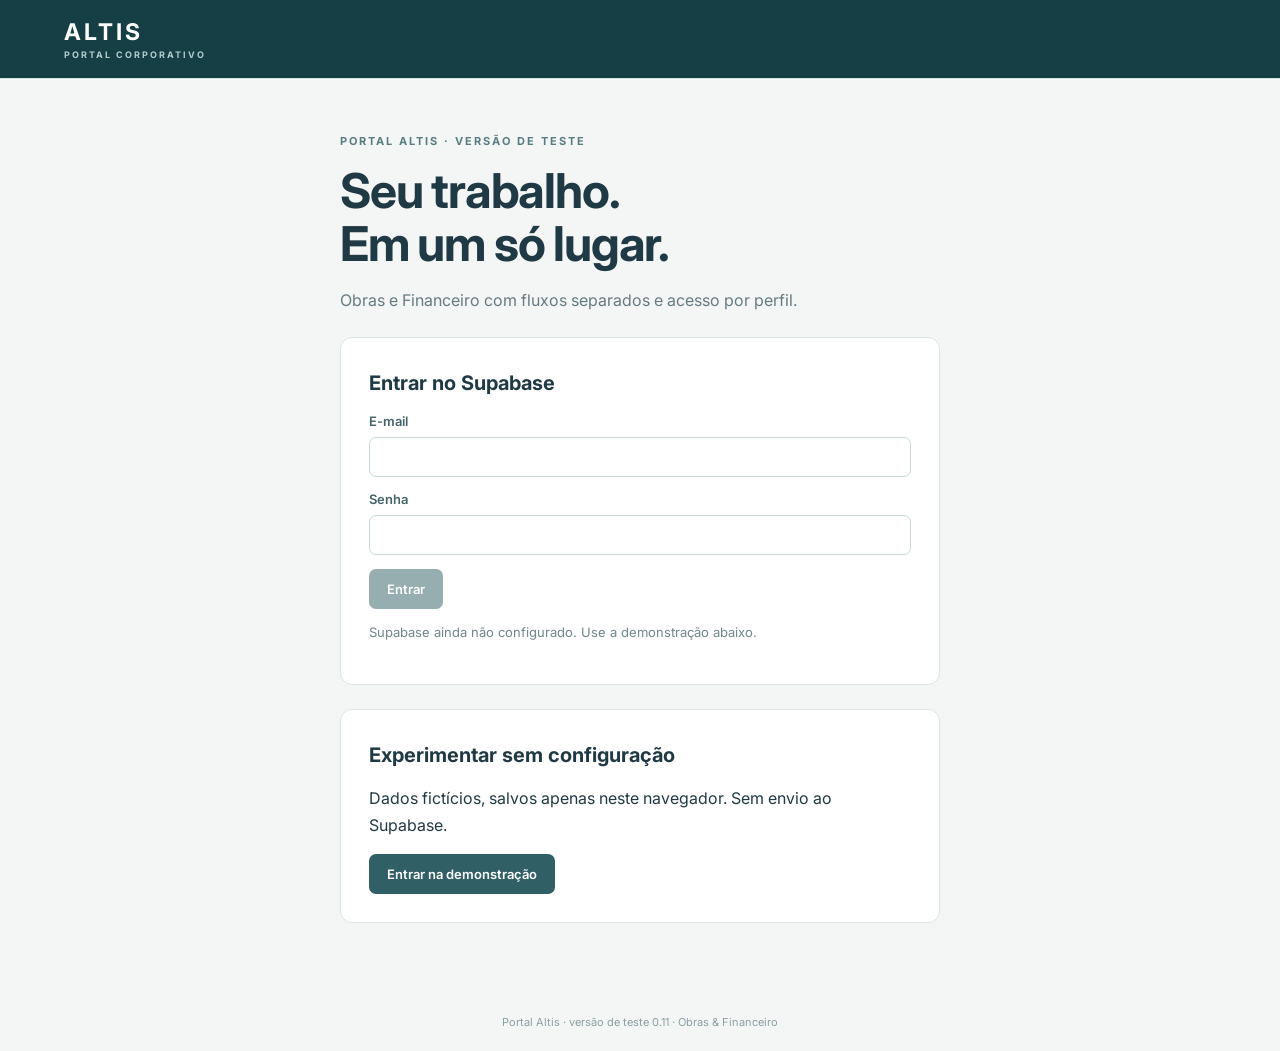
<file: index.html>
<!doctype html><html lang="pt-BR"><head><meta charset="utf-8"><meta name="viewport" content="width=device-width,initial-scale=1"><meta name="theme-color" content="#153e45"><title>Portal Altis | Altis</title><script src="./config.js"></script>  <script type="module" crossorigin src="./assets/chunk-boot--9M5VbQL.js"></script>
  <link rel="stylesheet" crossorigin href="./assets/boot-D1uM9nbc.css">
</head><body data-page="home" data-root="./" data-module=""><header><a href="./index.html">ALTIS<small>PORTAL CORPORATIVO</small></a><div id="user"></div></header><nav id="nav"></nav><div id="mode"></div><main><div id="flash" hidden role="status" aria-live="polite"></div><div id="content"><p>Carregando…</p></div></main><footer>Portal Altis · versão de teste 0.11 · Obras & Financeiro</footer></body></html>
</file>
<file: assets/boot-D1uM9nbc.css>
@import"https://fonts.googleapis.com/css2?family=Inter:wght@400;500;600;700&display=swap";:root{font-family:Inter,system-ui,sans-serif;color:#203a45;background:#f4f6f6;font-synthesis:none}*{box-sizing:border-box}body{margin:0}header{min-height:78px;background:#153e45;color:#fff;display:flex;align-items:center;justify-content:space-between;padding:18px 5%;gap:20px}header>a{color:#fff;text-decoration:none;font-size:23px;font-weight:700;letter-spacing:3px}header small{display:block;font-size:9px;letter-spacing:2px;color:#b2ccce;margin-top:3px}#user{display:flex;gap:16px;align-items:center;font-size:13px}#nav{display:flex;padding:0 5%;background:#fff;border-bottom:1px solid #dae3e3;gap:26px}#nav a{padding:17px 0;color:#345b62;font-size:14px;text-decoration:none}main{max-width:1240px;margin:38px auto 70px;padding:0 28px}h1{font-size:clamp(28px,4vw,39px);letter-spacing:-1.2px;margin:16px 0}h2{font-size:20px;margin:5px 0 18px}h3{font-size:17px}p{line-height:1.65}.lead{color:#657b81;font-size:16px;max-width:760px}.eyebrow{font-size:11px;letter-spacing:2px;color:#577d81;font-weight:700}.cards{display:grid;grid-template-columns:repeat(auto-fit,minmax(260px,1fr));gap:22px;margin:32px 0}.cards>a{padding:30px;background:#fff;border:1px solid #d7e2e2;border-radius:14px;box-shadow:0 6px 22px #1b3d4905;text-decoration:none;color:inherit;min-height:230px}.cards>a:hover{border-color:#467c7c;transform:translateY(-2px)}.cards p{color:#667e82}.card-icon{font-size:13px;font-weight:700;display:inline-block;background:#e6f0ee;padding:11px;border-radius:10px;margin-bottom:24px}.panel{background:#fff;border:1px solid #dce5e5;border-radius:12px;padding:25px;margin:24px 0}.heading{display:flex;gap:20px;align-items:center;justify-content:space-between}.grid{display:grid;grid-template-columns:repeat(auto-fit,minmax(245px,1fr));gap:18px}.wide{grid-column:1/-1}label{display:flex;flex-direction:column;gap:8px;font-size:13px;font-weight:600;color:#45636b;margin-bottom:14px}input,select,textarea{font:inherit;border:1px solid #cbd9da;border-radius:7px;background:#fff;color:#243c43;min-width:0;padding:11px;width:100%}textarea{resize:vertical;line-height:1.6}input[type=checkbox]{width:19px;height:19px;accent-color:#315f66;cursor:pointer}input:focus,textarea:focus,select:focus{outline:2px solid #8bb7b0;border-color:transparent}fieldset{border:0;margin:0;padding:0}fieldset:disabled{opacity:.9}fieldset:disabled input,fieldset:disabled select,fieldset:disabled textarea{background:#f4f6f6}button{border:1px solid transparent;border-radius:7px;padding:11px 17px;background:#315f66;color:#fff;font:600 13px Inter,system-ui;cursor:pointer}button:hover{filter:brightness(.94)}button:disabled{opacity:.5;cursor:wait}.secondary{background:#edf4f3;color:#315f66;border-color:#cbdcdb}.danger{background:#fff0ed;color:#a94237;border-color:#f0d1ca}.actions{display:flex;gap:10px;align-items:center;flex-wrap:wrap;margin:16px 0}.filters{display:flex;gap:16px;align-items:end;flex-wrap:wrap;margin:25px 0}.filters label{flex:1;min-width:170px;margin-bottom:0}.filters button{margin-bottom:0}.table-scroll{overflow:auto;background:#fff;border:1px solid #dce5e5;border-radius:9px}table{width:100%;border-collapse:collapse;font-size:13px}th,td{text-align:left;padding:14px 16px;border-bottom:1px solid #e5ecec;vertical-align:middle}th{background:#edf2f2;color:#537078;font-size:11px;letter-spacing:.3px;white-space:nowrap}td .actions{margin:0}td input[type=number]{min-width:80px}.badge{display:inline-block;padding:7px 10px;border-radius:30px;font-size:11px;font-weight:600;background:#e8eef1;color:#456173;white-space:nowrap}.aprovado_remessa,.aprovado_recebimento,.enviado{background:#e1f3e9;color:#287650}.tratativa{background:#fff0d4;color:#906715}.analise_financeira,.analise_gestor{background:#e9edfa;color:#5266a3}.stats{display:grid;grid-template-columns:repeat(auto-fit,minmax(160px,1fr));gap:15px;margin:30px 0}.stats article{padding:20px;background:#fff;border:1px solid #dce5e5;border-radius:10px}.stats strong{display:block;font-size:34px;margin-top:18px}.flash{padding:15px 20px;background:#e5f3ed;color:#236c51;border:1px solid #c2e1d2;border-radius:7px;margin-bottom:24px;white-space:pre-wrap}.flash.error{background:#fff0eb;color:#9c3e32;border-color:#ecc9bf}.notice{padding:16px 20px;border-left:3px solid #c19e5f;background:#fcf5e5;color:#755c36}.muted{color:#70878c;font-size:13px}a{color:#275e6b}.demo-bar{background:#fff3da;display:flex;align-items:center;justify-content:center;gap:18px;padding:10px 24px;font-size:12px;flex-wrap:wrap}.demo-bar label{flex-direction:row;align-items:center;margin:0}.demo-bar select{width:170px;padding:7px}.connected{background:#e1efe9;padding:10px 5%;color:#326752;font-size:12px}.file-list>div{display:flex;align-items:center;gap:12px;padding:12px 0;border-bottom:1px solid #e5ecec}.file-list span{flex:1;overflow-wrap:anywhere}.role-grid{display:grid;grid-template-columns:repeat(auto-fit,minmax(210px,1fr));gap:12px;margin-top:22px}.role-grid label{flex-direction:row;align-items:center;font-weight:400}.login{max-width:600px;margin:50px auto}.login h1{font-size:48px;line-height:1.1}.login .panel{padding:28px}pre{white-space:pre-wrap;word-break:break-word;background:#f1f5f5;padding:16px;font-size:12px}footer{text-align:center;padding:22px;color:#8ba0a2;font-size:11px}[hidden]{display:none!important}body[aria-busy=true]{cursor:progress}@media(max-width:600px){header{padding:16px}#user{flex-direction:column;font-size:11px;gap:6px}main{padding:0 16px}.panel{padding:18px}.heading{align-items:flex-start;flex-direction:column}.login h1{font-size:38px}.file-list>div{flex-wrap:wrap}button{min-height:40px}}.dynamic-row{display:grid;grid-template-columns:minmax(0,1fr) 170px auto;gap:16px;align-items:center;margin-bottom:8px}.dynamic-row input,.dynamic-row select{width:100%;margin:0}.dynamic-row.occurrence-row{grid-template-columns:minmax(0,1fr) auto}.file-card{display:flex;flex-wrap:wrap;gap:12px;align-items:center}.file-card .caption{flex-basis:100%}.file-card .caption input{width:100%}.file-actions{display:flex;flex-wrap:wrap;gap:6px}.attachment-preview{width:min(1000px,94vw);max-height:94vh;border:0;border-radius:12px;padding:20px}.attachment-preview::backdrop{background:#102a43bb}.attachment-preview iframe{width:100%;height:70vh;border:0}.attachment-preview img{display:block;max-width:100%;max-height:70vh;object-fit:contain;margin:auto}.attachment-preview .actions{justify-content:space-between}td .file-actions button{font-size:12px;padding:6px}#ocr-result pre{white-space:pre-wrap;overflow-wrap:anywhere}@media(max-width:600px){.dynamic-row,.dynamic-row.occurrence-row{grid-template-columns:1fr;gap:8px}.dynamic-row .remove-row{justify-self:start}}#add-activity-btn{background:#3b82f6;color:#fff}#add-occurrence-btn{background:#ef4444;color:#fff}.dynamic-row .remove-row{background:#e5e7eb;color:#374151;border-color:#e5e7eb}.dropzone{border:2px dashed #8eaeb3;border-radius:12px;background:#f5fafb;padding:24px;text-align:center}.dropzone.dragging{background:#d9eeee;border-color:#315f66}.queue-row{display:grid;grid-template-columns:minmax(0,1fr) 140px auto auto;gap:10px;align-items:center;padding:12px 0}.ocr-panel{position:fixed;z-index:50;right:0;top:0;bottom:0;width:min(420px,90vw);overflow:auto;background:#fff;box-shadow:-4px 0 24px #0003;padding:24px}.ocr-suggestion,.ocr-line{display:block;width:100%;text-align:left;background:#eff6f7;color:#193d43;margin:10px 0;overflow-wrap:anywhere}.ocr-suggestion small,.ocr-suggestion strong,.ocr-suggestion span{display:block}.ocr-filled{outline:3px solid #30a895}.pipeline{display:flex;list-style:none;padding:0;gap:12px;flex-wrap:wrap}.pipeline li{opacity:.6;padding:10px;border-bottom:3px solid transparent}.pipeline .current{opacity:1;border-color:#315f66}.settled{background:#dcfce7;color:#166534}.pending{background:#fef3c7;color:#92400e}.status-select{font-weight:700;background:#f4f9f7}@media(max-width:650px){.queue-row{grid-template-columns:1fr 1fr}.queue-row span{grid-column:1/-1}}.scheduled{background:#dbeafe;color:#1e40af}.payment-action{display:block;margin-top:8px;padding:10px;border-radius:8px;background:#315f66;color:#fff;text-decoration:none;font-weight:600}#settlement{scroll-margin-top:25px;border:2px solid #699ba0}.catalog-tabs{display:flex;flex-wrap:wrap;gap:8px;margin:20px 0 26px}.catalog-tabs a{padding:12px 16px;border:1px solid #d7e2ea;background:#fff;border-radius:9px;text-decoration:none;color:#26495c;font-weight:600}.catalog-tabs a[aria-current=page]{background:#174e61;color:#fff;border-color:#174e61}#catalog-body .provider-list{display:grid;grid-template-columns:repeat(auto-fit,minmax(240px,1fr));gap:12px;margin:18px 0}#catalog-body .provider-card{display:flex;flex-direction:column;gap:9px;padding:18px;background:#f7fafc;border:1px solid #dae5ec;border-radius:10px;text-decoration:none;color:inherit}#catalog-body .provider-card.selected{border-color:#168d9b;box-shadow:inset 4px 0 #168d9b;background:#eff9f9}#catalog-body .provider-card small{color:#536777}#catalog-body .work-summary{padding:16px 0 0}#catalog-body .work-summary button{margin:6px}#catalog-body .team-picks{display:grid;grid-template-columns:repeat(auto-fit,minmax(225px,1fr));gap:10px;margin:20px 0}#catalog-body .team-picks label{display:flex;align-items:center;gap:12px;border:1px solid #d7e2ea;border-radius:8px;padding:15px}#catalog-body .team-picks input{width:20px;height:20px;margin:0}#catalog-body .team-picks small{display:block;font-weight:400;color:#536777;margin-top:4px}#catalog-body details{margin:22px 0;padding:16px;background:#f5f8fa;border-radius:8px}#catalog-body summary{cursor:pointer;font-weight:600}#catalog-body form+.actions{margin-top:16px}.effective-kpis{display:grid;grid-template-columns:repeat(4,minmax(0,1fr));gap:16px;margin:20px 0}.effective-kpis article{display:flex;flex-direction:column;gap:10px;padding:22px;border-radius:12px;border:1px solid #dbe6ed;background:#fff}.effective-kpis strong{font-size:32px;color:#174e61}.effective-kpis span{font-weight:600}.effective-kpis small{color:#536777}.effective-bars{display:grid;gap:16px;margin:22px 0}.effective-bars>div{display:grid;grid-template-columns:minmax(160px,1fr) minmax(100px,2fr) minmax(120px,1fr);align-items:center;gap:16px}.effective-track{height:12px;background:#e9eff3;border-radius:10px;overflow:hidden}.effective-track span{display:block;height:100%;background:#218c9c;border-radius:10px}.effective-dashboard .heading{flex-wrap:wrap}@media(max-width:850px){.effective-kpis{grid-template-columns:repeat(2,minmax(0,1fr))}.effective-bars>div{grid-template-columns:1fr}.catalog-tabs a{flex:1 1 180px}}@media(max-width:480px){.effective-kpis{grid-template-columns:1fr}.catalog-tabs{display:grid}}#catalog-body .catalog-primary{display:inline-block;border-radius:8px;background:#174e61;color:#fff;padding:13px 18px;text-decoration:none;font-weight:600}#catalog-body .heading{flex-wrap:wrap;gap:18px}#catalog-body .catalog-back{margin-bottom:20px}#catalog-body .catalog-add{background:#eff7f8;border:1px solid #bddce1}#catalog-body .catalog-add summary{color:#174e61;padding:4px 0}#catalog-body .catalog-add form{margin-top:18px}#catalog-body .catalog-admin{font-size:13px}#catalog-body .catalog-context{display:flex;flex-wrap:wrap;gap:16px;background:#eaf3f5;border-left:4px solid #218c9c;padding:20px;margin-bottom:22px;border-radius:8px}#catalog-body .provider-card[hidden]{display:none}#catalog-body #catalog-search{max-width:600px}#catalog-body .provider-card b{color:#176577;margin-top:8px}#catalog-body #team-form>button{margin-top:18px}#catalog-body .team-picks label{flex-direction:row;text-align:left;justify-content:flex-start}#catalog-body .team-picks input{flex:0 0 20px}.attendance-sheet .heading{flex-wrap:wrap;gap:16px}.attendance-sheet .sheet-filter{display:grid;grid-template-columns:1fr 1fr;gap:18px;margin:20px 0}.sheet-legend{display:flex;flex-wrap:wrap;gap:22px;font-size:13px}.sheet-legend b{padding:5px 8px;border-radius:4px}.sheet-scroll{overflow:auto;max-height:70vh;border:1px solid #c9dadd;border-radius:8px}.presence-matrix{border-collapse:separate;border-spacing:0;width:max-content;min-width:100%;font-size:12px}.presence-matrix caption{text-align:left;padding:12px;font-weight:600;background:#edf4f5}.presence-matrix th,.presence-matrix td{border-right:1px solid #d4e0e3;border-bottom:1px solid #d4e0e3;padding:12px 10px;white-space:nowrap}.presence-matrix thead th{position:sticky;top:0;z-index:3;background:#39717a;color:#fff;text-align:center}.presence-matrix thead a{color:#fff;text-decoration:underline}.presence-matrix .sheet-company{min-width:180px;max-width:230px;white-space:normal}.presence-matrix .sheet-person{position:sticky;left:0;z-index:2;min-width:190px;max-width:230px;white-space:normal;background:#f7fafb;text-align:left;border-right:2px solid #91b4bb}.presence-matrix thead .sheet-person{z-index:4;background:#39717a}.presence-matrix .sheet-day{min-width:80px}.presence-matrix .sheet-day small{display:block;margin-top:6px;font-weight:400}.presence-matrix thead .sheet-weekend{background:#5f727d}.sheet-present{background:#e5f3eb;color:#17603d}.sheet-absent{background:#fff0ed;color:#9e3528}.sheet-unknown{color:#8a9da5;background:#fafcfc}.presence-matrix .sheet-cell,.presence-matrix .sheet-total{text-align:center;font-variant-numeric:tabular-nums}.presence-matrix tfoot th,.presence-matrix tfoot td{background:#e3eff1;font-weight:700;text-align:center}.presence-matrix tbody th{font-weight:600}.attendance-sheet .sheet-scroll:focus{outline:2px solid #218c9c;outline-offset:2px}@media(max-width:650px){.attendance-sheet .sheet-filter{grid-template-columns:1fr}.presence-matrix .sheet-person{min-width:140px;max-width:160px}.sheet-legend{gap:12px}}.stats .approved-summary{display:flex;flex-direction:column;gap:14px;background:#eff8f3;border:1px solid #bbdbc9;border-radius:12px;padding:22px;text-decoration:none;color:#203e45}.stats .approved-summary strong{font-size:32px}.stats .approved-summary small{line-height:1.5}.badge.status-refused,.status-select.status-refused{background:#ffe6e0;color:#922e22}
</file>
